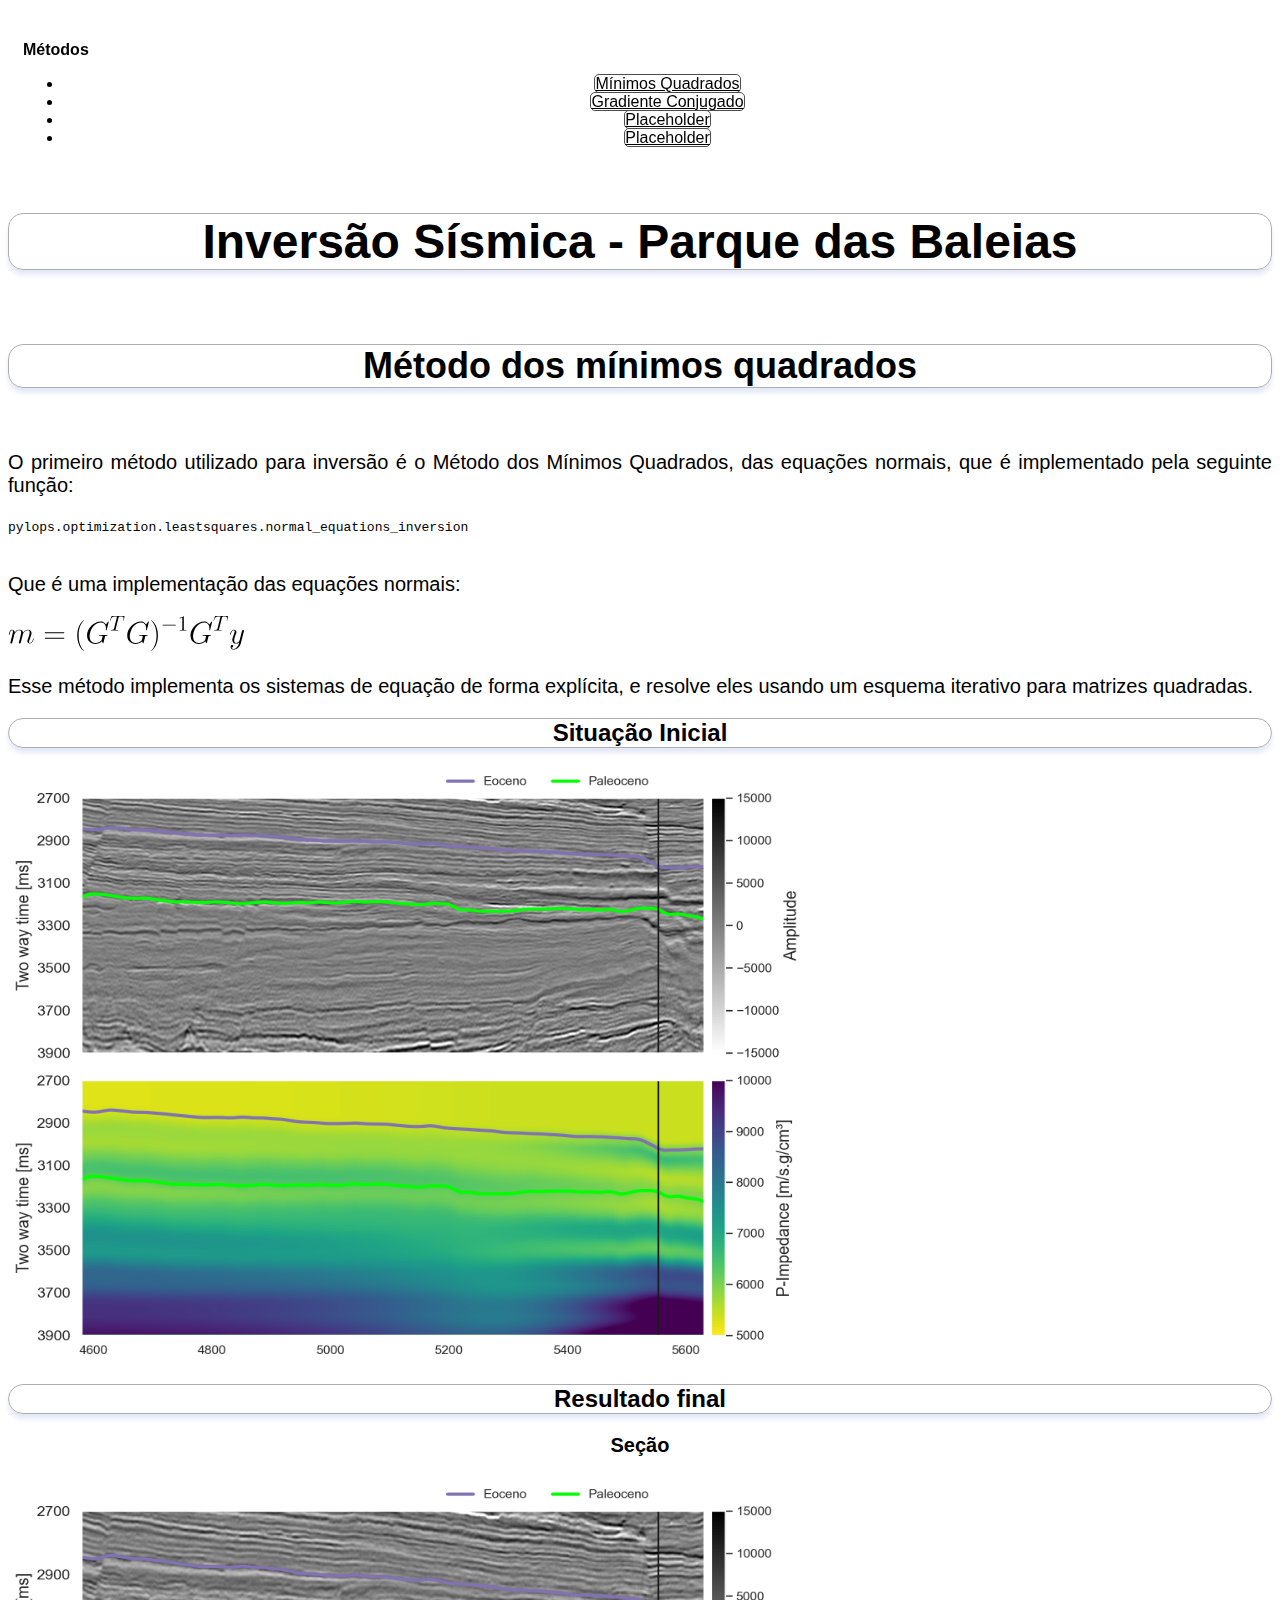
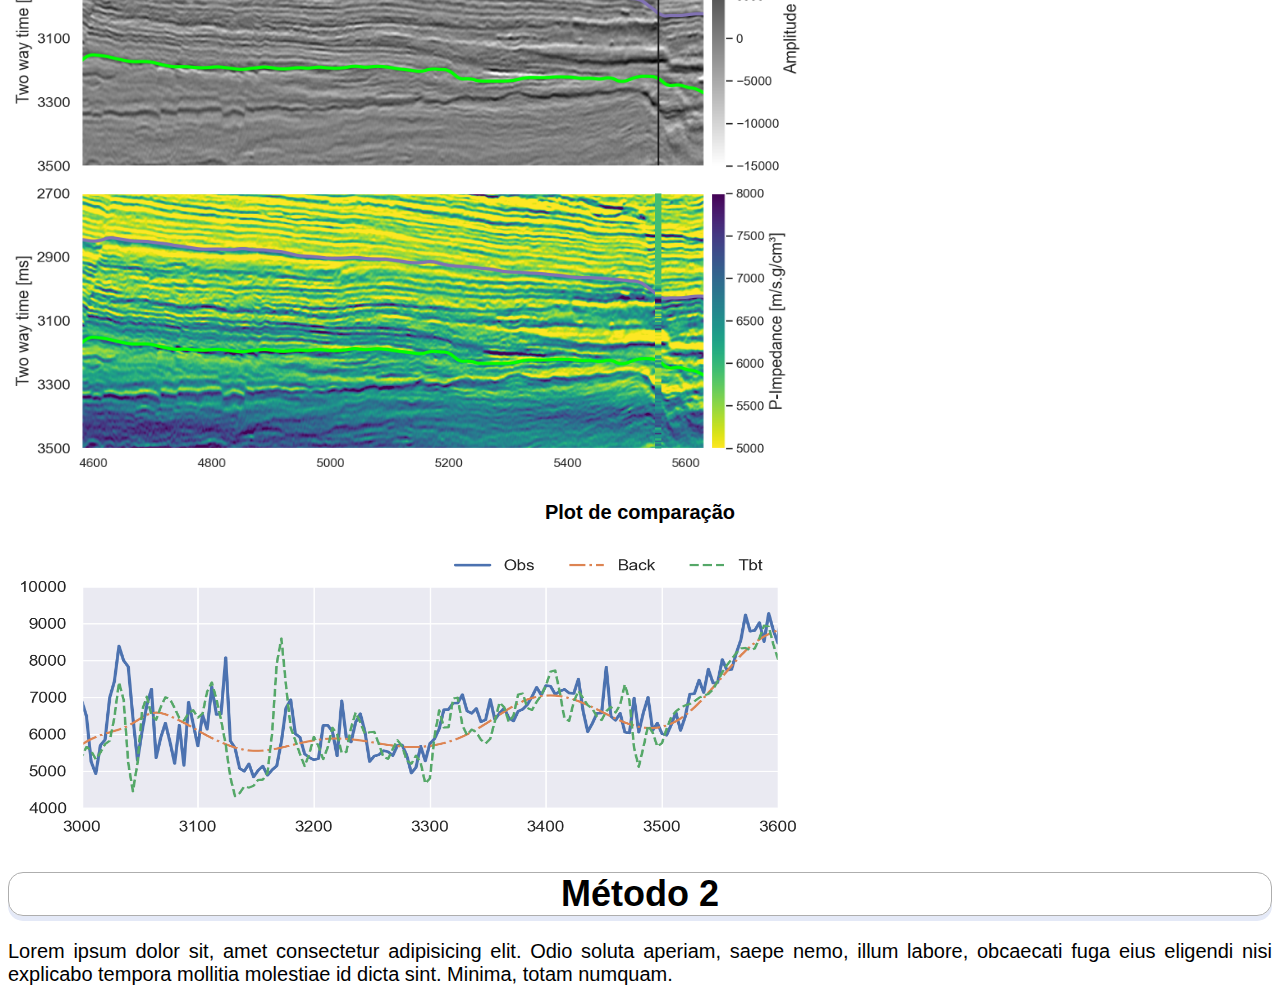
<file: index.html>
<!DOCTYPE html>
<html lang="en">
  <head>
    <meta charset="UTF-8" />
    <meta name="viewport" content="width=device-width, initial-scale=1.0" />
    <link
      href="https://cdn.jsdelivr.net/npm/bootstrap@5.3.2/dist/css/bootstrap.min.css"
      rel="stylesheet"
      integrity="sha384-T3c6CoIi6uLrA9TneNEoa7RxnatzjcDSCmG1MXxSR1GAsXEV/Dwwykc2MPK8M2HN"
      crossorigin="anonymous"
    />
    <title>Inversão Sísmica</title>
    
    <style>
      .nav-item {
        border-radius: 0px;
        /* box-shadow: 0px 5px 5px hsl(224, 54%, 93%); */
        font-family: Poppins, sans-serif;
        text-align: center;
      }
      .btn {
        border-radius: 5px;
        border: 1px solid hsl(0, 0%, 30%);
        /* box-shadow: 0px 5px 5px hsl(224, 54%, 93%); */
        font-family: Poppins, sans-serif;
        margin: 1px;
        text-align: center;
        color:black;
      }
      .btn:hover {
        background-color: hsla(224, 100%, 50%, 0.5);
        transition: all 0.3s ease-in-out;
        color:black;
      }

    </style>
  </head>

  <body>
    <br />
    <div class="container">
      <div class="row justify-content-center">
        <div class="col-md-4 d-xxl-flex justify-content-xxl-center">
          <div
            id="sidebar-main"
            class="sidebar sidebar-default sidebar-separate"
            style="padding-left: 15px; padding-top: 15px"
          >
            <div
              data-aos="fade-right"
              data-aos-duration="250"
              class="sidebar-category sidebar-default"
              style="
                border-radius: 15px;
                border: 0px solid #aeaeae;
                box-shadow: 0px 0px 0px #e4e9f7;
                font-family: Poppins, sans-serif;
                position: sticky;
                top: 40px;
              "
              !important
            >
              <div class="text-center category-title" style="font-weight: bold">
                <span
                  class="text-center"
                  style="
                    font-family: Poppins, sans-serif;
                    font-size: 16px;
                    font-weight: bold;
                    text-align: center;"
                  >Métodos</span
                >
              </div>
              <div class="category-content">
                <ul class="nav flex-column" id="fruits-nav">
                  <li class="nav-item">
                    <a
                      class="nav-link  btn btn-primary"
                      href="#Metodo1"
                      style="font-family: Poppins, sans-serif; font-size: 16px"
                    >
                      Mínimos Quadrados</a
                    >
                  </li>
                  <li class="nav-item">
                    <a
                      class="nav-link btn btn-primary"
                      href="#Metodo2"
                      style="font-family: Poppins, sans-serif; font-size: 16px"
                    >
                      Gradiente Conjugado
                    </a>
                  </li>
                  <li class="nav-item">
                    <a
                      class="nav-link btn btn-primary"
                      href="#Metodo3"
                      style="font-family: Poppins, sans-serif; font-size: 16px"
                    >
                      Placeholder
                    </a>
                  </li>
                  <li class="nav-item">
                    <a
                      class="nav-link btn btn-primary"
                      href="#Metodo4"
                      style="font-family: Poppins, sans-serif; font-size: 16px"
                    >
                      Placeholder
                    </a>
                  </li>
                  
                  
                        </a>
                      </li>
                    </ul>
                  </li>
                </ul>
                <br />
              </div>
            </div>
          </div>
        </div>
        <div class="col-md-8" data-aos="fade-left" data-aos-duration="250">
          <h1
            style="
              text-align: center;
              font-family: Poppins, sans-serif;
              font-size: 48px;
              border: 1px solid #aeaeae;
              border-radius: 15px;
              box-shadow: 0px 5px 5px #e4e9f7;
            "
          >
            Inversão Sísmica - Parque das Baleias
          </h1>
          <br />
          <h1
            id="Metodo1"
            style="
              text-align: center;
              font-family: Poppins, sans-serif;
              font-size: 36px;
              border: 1px solid #aeaeae;
              border-radius: 15px;
              box-shadow: 0px 5px 5px #e4e9f7;
            "
          >
            Método dos mínimos quadrados
          </h1>
          <br />
          <p
            style="
              font-size: 20px;
              font-family: Poppins, sans-serif;
              text-align: justify;
            "
          >
            O primeiro método utilizado para inversão é o Método dos Mínimos
            Quadrados, das equações normais, que é implementado pela seguinte
            função:
          </p>
          <div class="text-center">
            <kbd
              >pylops.optimization.leastsquares.normal_equations_inversion</kbd
            >
          </div>
          <br />
          <p
            style="
              font-size: 20px;
              font-family: Poppins, sans-serif;
              text-align: justify;
            "
          >
            Que é uma implementação das equações normais:
          </p>
          <img class="img-fluid mx-auto d-block" src="imgs/CodeCogsEqn.svg" />
          <br />
          <p
            style="
              font-size: 20px;
              font-family: Poppins, sans-serif;
              text-align: justify;
            "
          >
            Esse método implementa os sistemas de equação de forma explícita, e
            resolve eles usando um esquema iterativo para matrizes quadradas.
          </p>
          <h1
            style="
              text-align: center;
              font-family: Poppins, sans-serif;
              font-size: 24px;
              border: 1px solid #aeaeae;
              border-radius: 15px;
              box-shadow: 0px 5px 5px #e4e9f7;
            "
          >
            Situação Inicial
          </h1>

          <img
            src="Figures/lowfrequency_497.png"
            width="800"
            height="600"
            class="border border-1 border-dark img-fluid mx-auto d-block"
          />
          <br />
          <h1
            style="
              text-align: center;
              font-family: Poppins, sans-serif;
              font-size: 24px;
              border: 1px solid #aeaeae;
              border-radius: 15px;
              box-shadow: 0px 5px 5px #e4e9f7;
            "
          >
            Resultado final
          </h1>
          <p
            style="
              font-size: 20px;
              font-family: Poppins, sans-serif;
              text-align: center;
            "
          >
            <b>Seção</b>
          </p>
          <img
            src="Figures/image_inversion_497_well.png"
            alt="Alt text"
            width="800"
            height="600"
            class="border border-1 border-dark img-fluid mx-auto d-block"
          />
          <p
            style="
              font-size: 20px;
              font-family: Poppins, sans-serif;
              text-align: center;
            "
          >
            <b>Plot de comparação</b>
          </p>
          <img
            src="Figures/inversion_497_well.png"
            alt="Alt text"
            width="800"
            height="300"
            class="border border-1 border-dark img-fluid mx-auto d-block"
          />

          <br />

          <h1
            id="Metodo2"
            style="
              text-align: center;
              font-family: Poppins, sans-serif;
              font-size: 36px;
              border: 1px solid #aeaeae;
              border-radius: 15px;
              box-shadow: 0px 5px 0px #e4e9f7;
            "
          >
            Método 2
          </h1>

          <p
            style="
              font-size: 20px;
              font-family: Poppins, sans-serif;
              text-align: justify;
            "
          >
            Lorem ipsum dolor sit, amet consectetur adipisicing elit. Odio
            soluta aperiam, saepe nemo, illum labore, obcaecati fuga eius
            eligendi nisi explicabo tempora mollitia molestiae id dicta sint.
            Minima, totam numquam.
          </p>
        </div>
      </div>
    </div>

    <script
      src="https://cdn.jsdelivr.net/npm/bootstrap@5.3.2/dist/js/bootstrap.bundle.min.js"
      integrity="sha384-C6RzsynM9kWDrMNeT87bh95OGNyZPhcTNXj1NW7RuBCsyN/o0jlpcV8Qyq46cDfL"
      crossorigin="anonymous"
    ></script>
  </body>
</html>
</file>
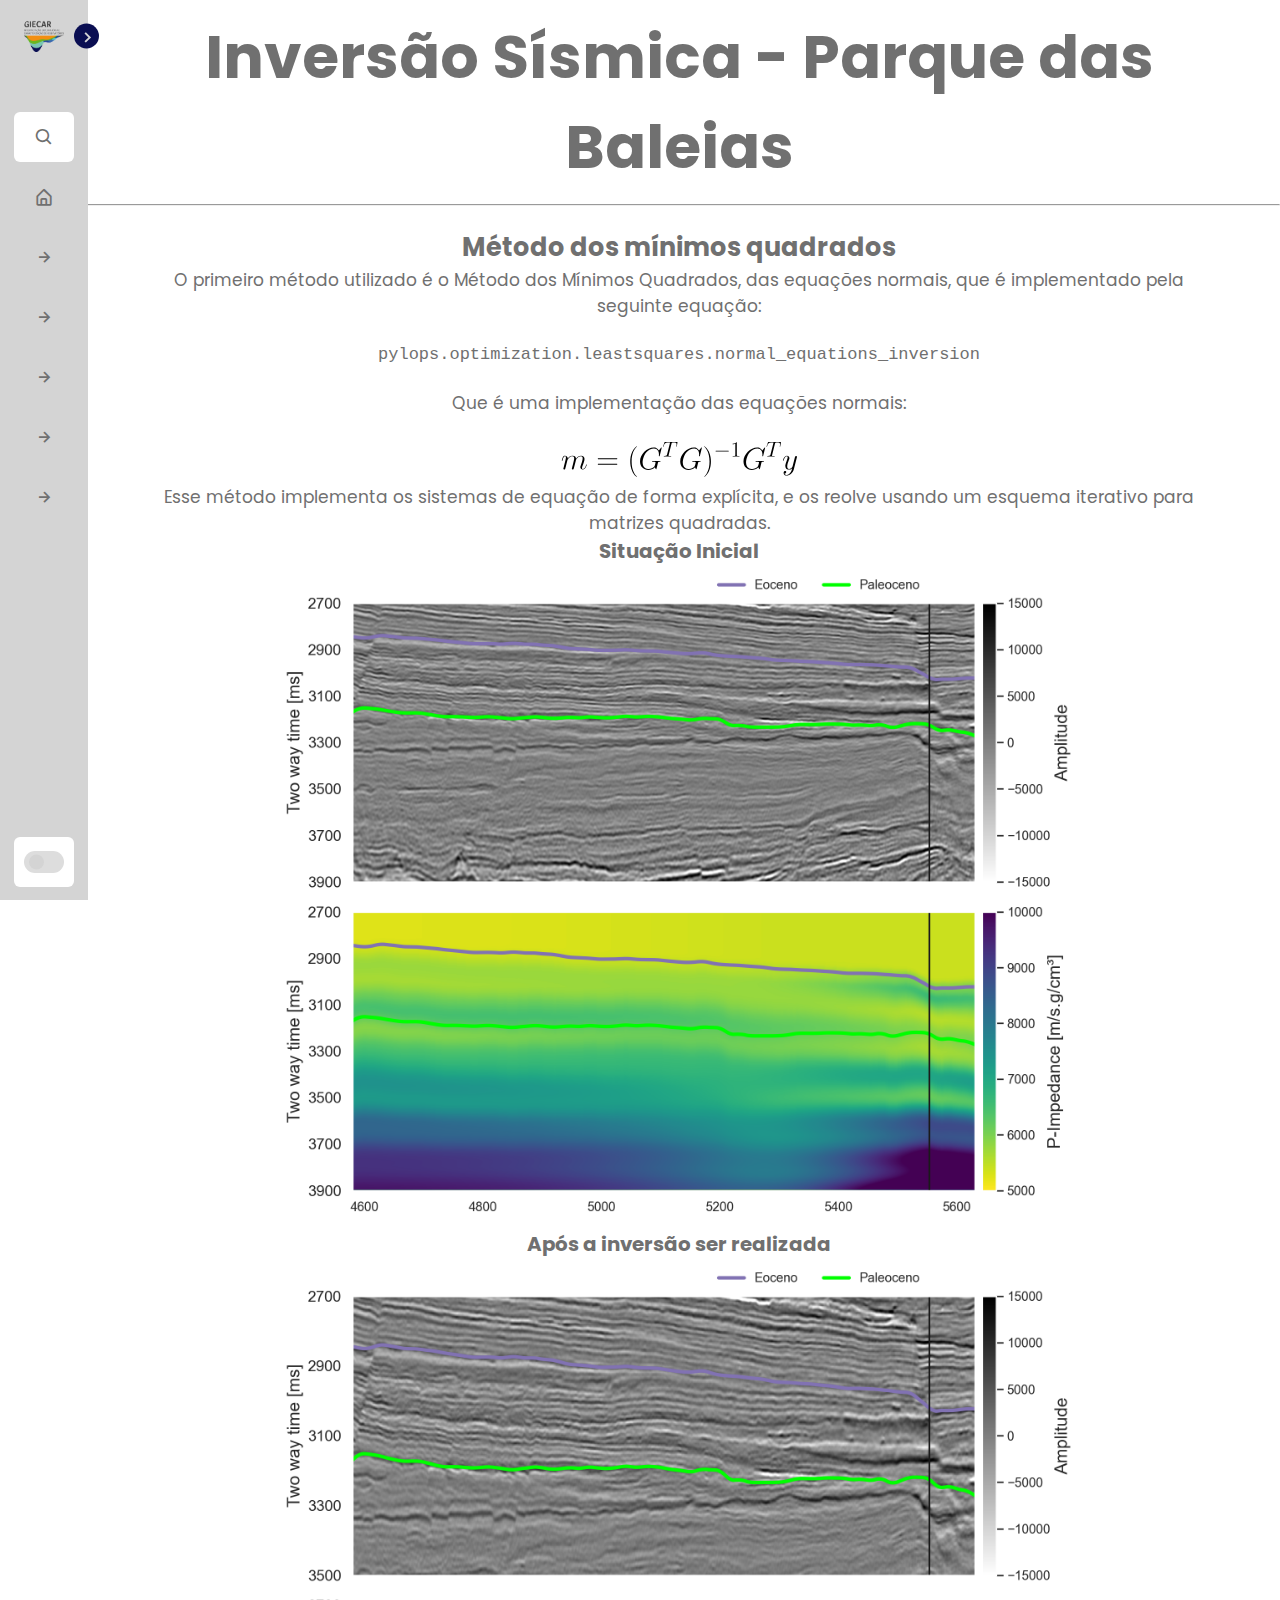
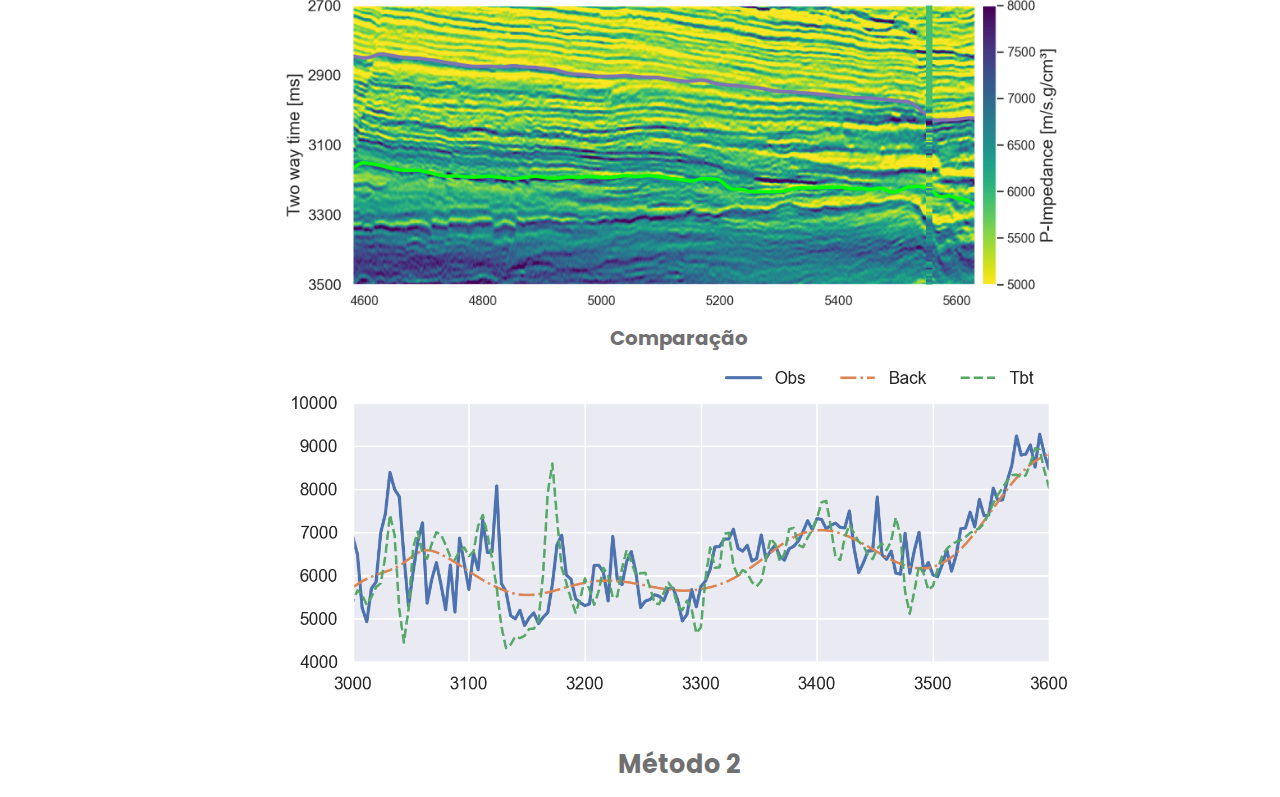
<file: Dashboard/index.html>
<!DOCTYPE html>
<html lang="en">
  <head>
    <meta charset="UTF-8" />
    <meta name="viewport" content="width=device-width, initial-scale=1.0" />

    <!-- ====== CSS ====== -->
    <link rel="stylesheet" href="style.css" />

    <!-- ====== Boxicons CSS ===== -->
    <link
      rel="stylesheet"
      href="https://unpkg.com/boxicons@2.1.4/css/boxicons.min.css"
    />

    <title>Inversão Sísmica</title>
  </head>

  <body>
    <nav class="sidebar close">
      <header>
        <div class="image-text">
          <span class="image">
            <img src="imgs/giecar.png" alt="logo" />
          </span>

          <div class="text logo-text">
            <span class="name">Aluno: Andre Albano</span>
            <span class="profession">Or.: Wagner Lupinacci</span>
          </div>
        </div>

        <i class="bx bx-chevron-right toggle"></i>
      </header>

      <div class="menu-bar">
        <div class="menu">
          <li class="search-box">
            <i class="bx bx-search icon"></i>
            <input type="search" placeholder="Search..." />
          </li>
          <ul class="menu-links">
            <li class="nav-link">
              <a href="#">
                <i class="bx bx-home-alt icon"></i>
                <span class="text nav-text">Dashboard</span>
              </a>
            </li>
            <li class="nav-link">
              <a href="#mmq">
                <i class="bx bx-right-arrow-alt icon"></i>
                <span class="text nav-text">Mínimos Quadrados</span>
              </a>
            </li>
            <li class="nav-link">
              <a href="#m2">
                <i class="bx bx-right-arrow-alt icon"></i>
                <span class="text nav-text">Método 2</span>
              </a>
            </li>
            <li class="nav-link">
              <a href="#">
                <i class="bx bx-right-arrow-alt icon"></i>
                <span class="text nav-text">Método 3</span>
              </a>
            </li>
            <li class="nav-link">
              <a href="#">
                <i class="bx bx-right-arrow-alt icon"></i>
                <span class="text nav-text">Método 4</span>
              </a>
            </li>
            <li class="nav-link">
              <a href="#">
                <i class="bx bx-right-arrow-alt icon"></i>
                <span class="text nav-text">Método 5</span>
              </a>
            </li>
          </ul>
        </div>

        <div class="bottom-content">
          <li class="mode">
            <div class="sun-moon">
              <i class="bx bx-moon icon moon"></i>
              <i class="bx bx-sun icon sun"></i>
            </div>
            <span class="mode-text text">Dark Mode</span>

            <div class="toggle-switch">
              <span class="switch"></span>
            </div>
          </li>
        </div>
      </div>
    </nav>
    <section class="home">
      <div class="text"><h1>Inversão Sísmica - Parque das Baleias</h1></div>
      <hr />
      <div class="text-paragraph">
        <h2 id="mmq">Método dos mínimos quadrados</h2>
        <p>
          O primeiro método utilizado é o Método dos Mínimos Quadrados, das
          equações normais, que é implementado pela seguinte equação:
        </p>
        <br />
        <code>
          <pre>pylops.optimization.leastsquares.normal_equations_inversion</pre>
        </code>
        <br />
        <p>Que é uma implementação das equações normais:</p>
        <br />
        <img src="imgs/CodeCogsEqn.svg" />
        <br />
        <p>
          Esse método implementa os sistemas de equação de forma explícita, e os
          reolve usando um esquema iterativo para matrizes quadradas.
        </p>
        <h3>Situação Inicial</h3>
        <img src="../Figures/lowfrequency_497.png" width="800" height="'600" />
        <h3>Após a inversão ser realizada</h3>
        <img
          src="../Figures/image_inversion_497_well.png"
          width="800"
          height="'600"
        />
        <h3>Comparação</h3>
        <img
          src="../Figures/inversion_497_well.png"
          width="800"
          height="'300"
        />
      </div>
      <div class="text-paragraph">
        <h2 id="m2">Método 2</h2>
        <p></p>
      </div>
    </section>

    <script src="script.js"></script>
  </body>
</html>
</file>
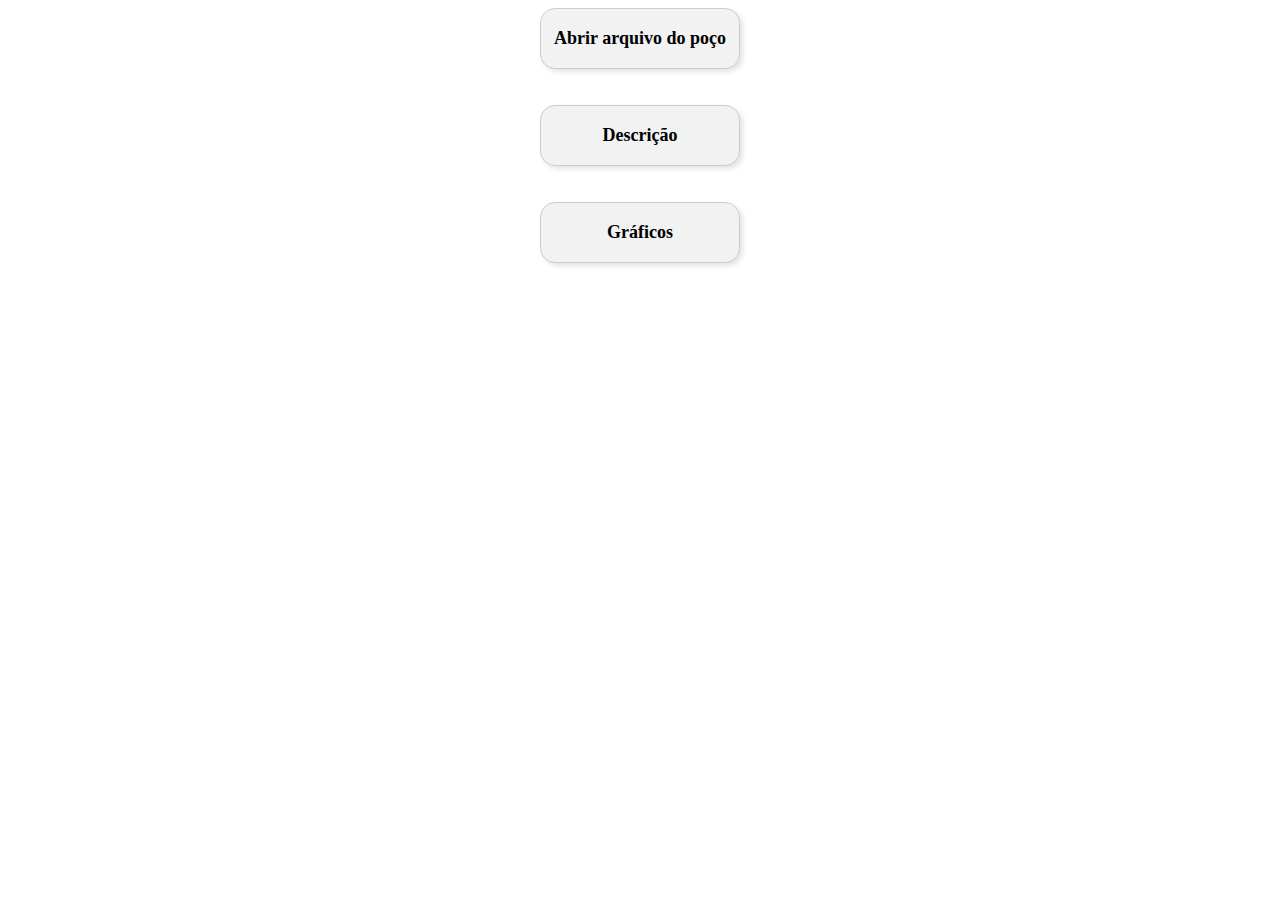
<file: Dashboard/bruno.html>
<!DOCTYPE html>
<html lang="en">
<head>
    <meta charset="UTF-8">
    <meta name="viewport" content="width=device-width, initial-scale=1.0">
    <link rel="stylesheet" href="bruno.css">
    <title>Document</title>
</head>
<body>
    <button>
        <p>Abrir arquivo do poço</p>
    </button>
    <br><br>
    <button>
        <p>Descrição</p>
    </button>
    <br><br>
    <button>
        <p>Gráficos</p>
    </button>
</body>
</html>
</file>
<file: Dashboard/style.css>
/* Google Font Import - Poppins */
@import url('https://fonts.googleapis.com/css2?family=Poppins:wght@300;400;500;600;700&display=swap');
*{
    margin: 0;
    padding: 0;
    box-sizing: border-box;
    font-family: 'Poppins', sans-serif;
}
/* Original colors -> #E4E9F7 , #FFF , #695CFE, #F6F5FF, #DDD, #707070*/
:root{
    /* ===== Colors ===== */
    --body-color: #ffffff;
    --sidebar-color: #d4d4d4;
    --primary-color: #0a0e52;
    --primary-color-light: #ffffff;
    --toggle-color: #DDD;
    --text-color: #707070;

    /* ====== Transition ====== */
    --tran-03: all 0.2s ease;
    --tran-03: all 0.3s ease;
    --tran-04: all 0.3s ease;
    --tran-05: all 0.3s ease;
}

body{
    min-height: 100vh;
    background-color: var(--body-color);
    transition: var(--tran-05);
}

::selection{
    background-color: var(--primary-color);
    color: #fff;
}

body.dark{
    --body-color: #18191a;
    --sidebar-color: #242526;
    --primary-color: #3a3b3c;
    --primary-color-light: #3a3b3c;
    --toggle-color: #fff;
    --text-color: #ccc;
}

/* ===== Sidebar ===== */
 .sidebar{
    position: fixed;
    top: 0;
    left: 0;
    height: 100%;
    width: 300px;
    padding: 10px 14px;
    background: var(--sidebar-color);
    transition: var(--tran-05);
    z-index: 100;  
}
.sidebar.close{
    width: 88px;
}

/* ===== Reusable code - Here ===== */
.sidebar li{
    height: 50px;
    list-style: none;
    display: flex;
    align-items: center;
    margin-top: 10px;
}

.sidebar header .image,
.sidebar .icon{
    min-width: 60px;
    border-radius: 6px;
}

.sidebar .icon{
    min-width: 60px;
    border-radius: 6px;
    height: 100%;
    display: flex;
    align-items: center;
    justify-content: center;
    font-size: 20px;
}

.sidebar .text,
.sidebar .icon{
    color: var(--text-color);
    transition: var(--tran-03);
}

.sidebar .text{
    font-size: 17px;
    font-weight: 500;
    white-space: nowrap;
    opacity: 1;
}
.sidebar.close .text{
    opacity: 0;
}
/* =========================== */

.sidebar header{
    position: relative;
}

.sidebar header .image-text{
    display: flex;
    align-items: center;
}
.sidebar header .logo-text{
    display: flex;
    flex-direction: column;
}
header .image-text .name {
    margin-top: 2px;
    font-size: 18px;
    font-weight: 600;
}

header .image-text .profession{
    font-size: 16px;
    margin-top: -2px;
    display: block;
}

.sidebar header .image{
    display: flex;
    align-items: center;
    justify-content: center;
}

.sidebar header .image img{
    width: 40px;
    border-radius: 6px;
}

.sidebar header .toggle{
    position: absolute;
    top: 50%;
    right: -25px;
    transform: translateY(-50%) rotate(180deg);
    height: 25px;
    width: 25px;
    background-color: var(--primary-color);
    color: var(--sidebar-color);
    border-radius: 50%;
    display: flex;
    align-items: center;
    justify-content: center;
    font-size: 22px;
    cursor: pointer;
    transition: var(--tran-05);
}

body.dark .sidebar header .toggle{
    color: var(--text-color);
}

.sidebar.close .toggle{
    transform: translateY(-50%) rotate(0deg);
}

.sidebar .menu{
    margin-top: 40px;
}

.sidebar li.search-box{
    border-radius: 6px;
    background-color: var(--primary-color-light);
    cursor: pointer;
    transition: var(--tran-05);
}

.sidebar li.search-box input{
    height: 100%;
    width: 100%;
    outline: none;
    border: none;
    background-color: var(--primary-color-light);
    color: var(--text-color);
    border-radius: 6px;
    font-size: 17px;
    font-weight: 500;
    transition: var(--tran-05);
}
.sidebar li a{
    list-style: none;
    height: 100%;
    background-color: transparent;
    display: flex;
    align-items: center;
    height: 100%;
    width: 100%;
    border-radius: 6px;
    text-decoration: none;
    transition: var(--tran-03);
}

.sidebar li a:hover{
    background-color: var(--primary-color);
}
.sidebar li a:hover .icon,
.sidebar li a:hover .text{
    color: var(--sidebar-color);
}
body.dark .sidebar li a:hover .icon,
body.dark .sidebar li a:hover .text{
    color: var(--text-color);
}

.sidebar .menu-bar{
    height: calc(100% - 55px);
    display: flex;
    flex-direction: column;
    justify-content: space-between;
    overflow-y: scroll;
}
.menu-bar::-webkit-scrollbar{
    display: none;
}
.sidebar .menu-bar .mode{
    border-radius: 6px;
    background-color: var(--primary-color-light);
    position: relative;
    transition: var(--tran-05);
}

.menu-bar .mode .sun-moon{
    height: 50px;
    width: 60px;
}

.mode .sun-moon i{
    position: absolute;
}
.mode .sun-moon i.sun{
    opacity: 0;
}
body.dark .mode .sun-moon i.sun{
    opacity: 1;
}
body.dark .mode .sun-moon i.moon{
    opacity: 0;
}

.menu-bar .bottom-content .toggle-switch{
    position: absolute;
    right: 0;
    height: 100%;
    min-width: 60px;
    display: flex;
    align-items: center;
    justify-content: center;
    border-radius: 6px;
    cursor: pointer;
}
.toggle-switch .switch{
    position: relative;
    height: 22px;
    width: 40px;
    border-radius: 25px;
    background-color: var(--toggle-color);
    transition: var(--tran-05);
}

.switch::before{
    content: '';
    position: absolute;
    height: 15px;
    width: 15px;
    border-radius: 50%;
    top: 50%;
    left: 5px;
    transform: translateY(-50%);
    background-color: var(--sidebar-color);
    transition: var(--tran-04);
}

body.dark .switch::before{
    left: 20px;
}

.home{
    position: absolute;
    top: 0;
    top: 0;
    left: 250px;
    height: 100vh;
    width: calc(100% - 250px);
    background-color: var(--body-color);
    transition: var(--tran-05);
}
.home .text{
    font-size: 30px;
    font-weight: 500;
    color: var(--text-color);
    padding: 12px 60px;
}

.home .text-paragraph {
    margin-top: 10px;
    padding: 12px 60px;
    font-size: 17px;
    justify-content: center;
    font-weight: 400;
    color: var(--text-color);
}

.sidebar.close ~ .home{
    left: 78px;
    height: 100vh;
    width: calc(100% - 78px);
}
body.dark .home .text{
    color: var(--text-color);
}

.text {
    justify-content: center;
    text-align: center;
}

.text-paragraph {
    justify-content: center;
    text-align: center;
}

pre,
code {
    font-family: monospace;
}
</file>
<file: Dashboard/bruno.css>
button {
    border-radius: 15px;
    background: hsl(0, 0%, 95%);
    border: 1px solid hsl(0, 0%, 80%);
    box-shadow: 3px 3px 5px rgb(228, 228, 228);
    display: block;
    margin-left: auto;
    margin-right: auto;
    width: 200px;
    transition: 0.2s ease-in-out;
    font-weight: 700;
    font-size: large;
    font-family: 'Times New Roman', Times, serif;
    
}

button:hover {
    background: hsl(0, 0%, 80%);
    cursor: pointer;
}
</file>
